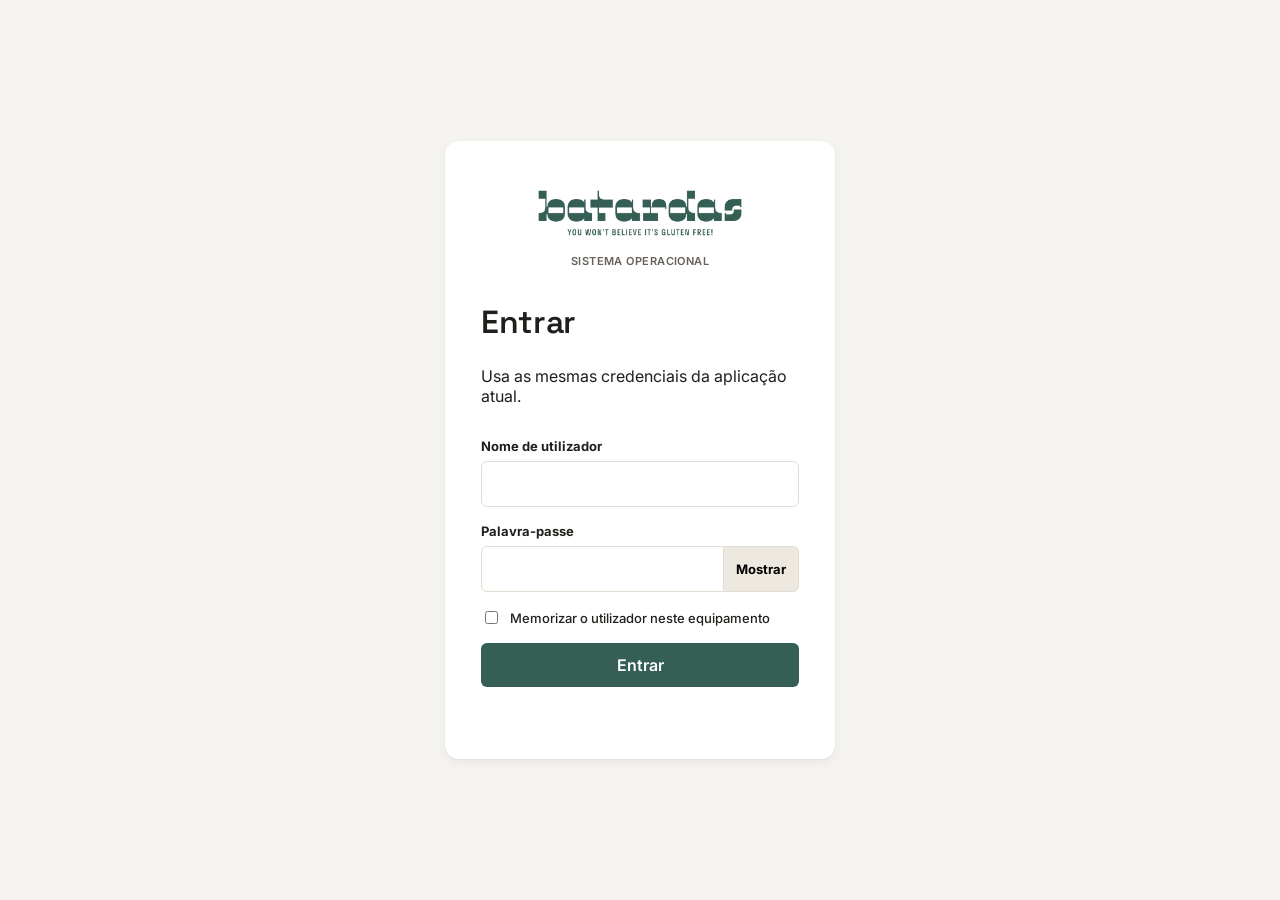
<file: a51/index.html>
<!doctype html>
<html lang="pt-PT">
  <head>
    <meta charset="UTF-8" />
    <meta name="viewport" content="width=device-width, initial-scale=1.0" />
    <meta name="color-scheme" content="light" />
    <title>Batardas — Sistema Operacional</title>
    <script type="module" crossorigin src="./assets/index-6sERFIVu.js"></script>
    <link rel="stylesheet" crossorigin href="./assets/index-BwZ4qW1s.css">
  </head>
  <body>
    <div id="app" aria-live="polite"></div>
  </body>
</html>
</file>
<file: a51/assets/index-BwZ4qW1s.css>
@import"https://fonts.googleapis.com/css2?family=Space+Grotesk:wght@500;600;700&family=Inter:wght@400;500;600&family=IBM+Plex+Mono:wght@500;600&display=swap";:root{font-family:Inter,-apple-system,Segoe UI,Roboto,sans-serif;color:#201f1c;background:#f4f3ef;font-synthesis:none;--bg: #f4f3ef;--surface: #ffffff;--surface-recuado: #ede9e0;--ink: #201f1c;--ink-suave: #66625a;--accent: #355e54;--accent-forte: #223f38;--accent-suave: #e7efec;--line: #e2ddd1;--danger: #bc202e;--radius: 10px;--radius-small: 6px;--shadow: 0 1px 2px rgba(32,31,28,.06), 0 4px 12px rgba(32,31,28,.04)}*{box-sizing:border-box}body{margin:0;min-width:320px;min-height:100vh;background:var(--bg);color:var(--ink)}h1,h2{font-family:Space Grotesk,Inter,sans-serif;font-weight:600;letter-spacing:-.01em}button,input{font:inherit}button,a{-webkit-tap-highlight-color:transparent}.app-shell{min-height:100vh;display:grid;grid-template-columns:220px 1fr}.sidebar{background:var(--surface);color:var(--ink);border-right:1px solid var(--line);padding:20px 0;display:flex;flex-direction:column}.brand{padding:0 20px 18px;border-bottom:1px solid var(--line)}.brand img{display:block;width:160px;height:54px;object-fit:contain;object-position:left center}.brand span{display:block;margin-top:5px;color:var(--ink-suave);font-weight:600;letter-spacing:.04em;font-size:11px;text-transform:uppercase}.sidebar nav{display:grid;padding-top:8px}.nav-link,.legacy-link{color:var(--ink-suave);text-decoration:none;padding:12px 20px;min-height:46px;display:flex;align-items:center;border-left:3px solid transparent;font-size:14px}.nav-link:hover{background:var(--surface-recuado);color:var(--ink)}.nav-link.ativo{background:var(--accent-suave);color:var(--accent-forte);border-left-color:var(--accent);font-weight:600}.legacy-link{margin-top:auto;border-top:1px solid var(--line);color:var(--accent-forte);font-size:13px;font-weight:600}.main-column{min-width:0}.environment-bar{padding:6px 24px;font-weight:750;font-size:11px;letter-spacing:.08em}.ambiente-testes{color:#6b4400;background:#fff0bf}.ambiente-producao{color:#fff;background:#8f2f2f}.topbar{height:68px;background:var(--surface);border-bottom:1px solid var(--line);display:flex;align-items:center;gap:16px;padding:0 28px}.icon-button{display:none;min-width:44px;min-height:44px;border:1px solid var(--line);border-radius:10px;background:#fff}.connection{margin-right:auto;color:var(--accent);font-size:13px}.connection:before{content:"";display:inline-block;width:8px;height:8px;border-radius:50%;margin-right:7px;background:currentColor}.connection.offline{color:var(--danger);font-weight:700}.user-block{display:flex;align-items:center;gap:10px;color:var(--ink-suave);font-size:13px}.user-profile-link{display:flex;align-items:center;gap:10px;color:inherit;text-decoration:none;border-radius:10px;padding:4px 7px}.user-profile-link:hover,.user-profile-link:focus-visible,.user-profile-link.ativo{background:var(--accent-suave);outline:none}.user-avatar{width:38px;height:38px;border-radius:50%;overflow:hidden;flex:0 0 auto;display:grid;place-items:center;background:var(--accent-forte);color:#fff;font-weight:700;font-size:12px}.user-avatar img{width:100%;height:100%;object-fit:cover}.user-identity{display:grid;gap:2px;min-width:0}.user-identity strong{color:var(--ink);font-size:13px;white-space:nowrap}.user-identity span{color:var(--ink-suave);font-size:11px;white-space:nowrap}main{padding:28px 28px 72px;max-width:1140px;margin:0 auto}.page-heading{display:flex;justify-content:space-between;align-items:flex-start;margin-bottom:24px}.page-heading h1{margin:4px 0 8px;font-size:clamp(27px,3vw,38px)}.page-heading p{color:var(--muted);max-width:760px;margin:0;line-height:1.5}.eyebrow,.card-label{color:var(--accent);font-weight:700;font-size:12px;letter-spacing:.06em}.card-grid{display:grid;grid-template-columns:repeat(3,minmax(0,1fr));gap:16px;margin-bottom:22px}.card,.panel{background:var(--surface);border-radius:var(--radius);box-shadow:var(--shadow)}.card{padding:22px}.card strong{display:block;font-size:20px;margin:9px 0}.card p,.muted{color:var(--muted)}.panel{padding:24px}.panel h2,.panel h1{margin-top:0}.button{border:0;border-radius:var(--radius-small);min-height:44px;padding:0 18px;font-weight:600;cursor:pointer;text-decoration:none;display:inline-flex;align-items:center;justify-content:center}.button.primary{background:var(--accent);color:#fff}.button.primary:hover{background:var(--accent-forte)}.button.secondary{background:transparent;color:var(--ink);border:1px solid var(--line)}.button.secondary:hover{background:var(--surface-recuado)}.button.compact{min-height:38px;padding-inline:12px;font-size:12px}.button.inline{margin-top:10px}.button:disabled{opacity:.58;cursor:wait}.toolbar{display:flex;align-items:flex-end;justify-content:space-between;gap:18px;margin-bottom:18px}label{display:grid;gap:7px;font-size:13px;font-weight:700}input{min-height:46px;padding:0 13px;border:1px solid var(--line);border-radius:var(--radius-small);background:#fff;color:var(--ink)}textarea{min-height:110px;resize:vertical;padding:12px 13px;border:1px solid var(--line);border-radius:var(--radius-small);font:inherit}input:focus{outline:none;border-color:var(--accent);box-shadow:0 0 0 3px var(--accent-suave)}.password-field{display:flex;align-items:stretch}.password-field input{flex:1;min-width:0;border-radius:var(--radius-small) 0 0 var(--radius-small)}.password-toggle{border:1px solid var(--line);border-left:0;border-radius:0 var(--radius-small) var(--radius-small) 0;background:var(--surface-recuado);padding:0 12px;font-weight:700;cursor:pointer}.remember-access{display:flex;grid-template-columns:auto 1fr;align-items:center;gap:9px;font-weight:500}.remember-access input{min-height:auto}.search-label{width:min(430px,100%)}.table-wrap{overflow-x:auto}table{width:100%;border-collapse:collapse}th,td{padding:13px 12px;border-bottom:1px solid var(--line);text-align:left;white-space:nowrap}th{color:var(--muted);background:var(--surface-recuado);font-size:12px;text-transform:uppercase;letter-spacing:.05em}.mono{font-family:ui-monospace,SFMono-Regular,Menlo,monospace}.status{background:var(--accent-suave);color:var(--accent-forte);border-radius:999px;padding:5px 9px;font-size:12px}.empty{text-align:center;color:var(--muted);padding:32px}.login-page,.fatal{min-height:100vh;display:grid;place-items:center;padding:24px}.login-card,.fatal{width:min(390px,100%);background:#fff;border-radius:14px;padding:36px;box-shadow:var(--shadow)}.login-card{display:grid;gap:16px}.login-card h1{margin:8px 0 -8px}.login-brand{padding:0 0 10px;border:0}.login-brand img{width:210px;height:72px;margin:0 auto;object-position:center}.login-brand span{text-align:center}.error{color:var(--danger);min-height:20px;margin:0}.lock-overlay{position:fixed;z-index:100;inset:0;display:grid;place-items:center;padding:24px;background:#223f38e0;-webkit-backdrop-filter:blur(8px);backdrop-filter:blur(8px)}.lock-card{width:min(430px,100%);background:var(--surface);border-radius:14px;padding:30px;box-shadow:0 20px 60px #0000004d;display:grid;gap:16px}.lock-card h1{margin:0}.lock-card p{margin:0;line-height:1.45}.lock-user{display:flex;align-items:center;gap:12px;padding-bottom:14px;border-bottom:1px solid var(--line)}.lock-avatar{width:48px;height:48px;border-radius:50%;overflow:hidden;display:grid;place-items:center;background:var(--accent-forte);color:#fff;font-weight:700}.lock-avatar img{width:100%;height:100%;object-fit:cover}.lock-actions{display:flex;gap:10px;flex-wrap:wrap}.lock-actions .button.primary{flex:1}@media(max-width:900px){.app-shell{grid-template-columns:1fr}.sidebar{position:fixed;z-index:20;inset:0 auto 0 0;width:min(310px,85vw);transform:translate(-102%);transition:transform .2s ease;box-shadow:var(--shadow)}.menu-aberto .sidebar{transform:translate(0)}.menu-aberto:after{content:"";position:fixed;z-index:10;inset:0;background:#08121b6b}.icon-button{display:inline-flex;align-items:center;justify-content:center}.card-grid{grid-template-columns:1fr}main{padding:24px 18px}.topbar{padding:0 18px}}@media(max-width:560px){.user-identity{display:none}.toolbar{align-items:stretch;flex-direction:column}.environment-bar{padding-inline:18px}.button.compact{min-width:44px;padding:0;font-size:0}.topbar .button.compact:after{content:"🔒";font-size:17px}.user-admin-card .button.compact{min-width:unset;padding:0 12px;font-size:12px}}@media(pointer:coarse){.nav-link,.legacy-link,.button,input{min-height:48px}}.users-admin-grid{display:grid;gap:16px}.user-admin-card{background:var(--surface);border-radius:var(--radius);box-shadow:var(--shadow)}.user-admin-card header{display:flex;justify-content:space-between;gap:16px;align-items:flex-start}.user-admin-card header div{display:grid;gap:4px}.user-admin-card header span{color:var(--muted);font-size:12px}.user-row{width:100%;border:0;background:#fff;padding:15px 18px;display:flex;justify-content:space-between;align-items:center;text-align:left;cursor:pointer;border-radius:var(--radius)}.user-row>div{display:grid;gap:4px}.user-drawer-body{display:none}.user-admin-card.aberto{position:fixed;z-index:131;top:0;right:0;bottom:0;width:min(620px,94vw);border-radius:0;overflow:auto;padding:24px}.user-admin-card.aberto .user-row{display:none}.user-admin-card.aberto .user-drawer-body{display:grid;gap:16px}.drawer-heading{display:flex;justify-content:space-between;align-items:flex-start;border-bottom:1px solid var(--line);padding-bottom:16px}.drawer-heading h2,.drawer-heading p{margin:3px 0}.drawer-close{display:inline-flex;align-items:center;justify-content:center;font-size:24px}.drawer-shade{position:fixed;z-index:130;inset:0;background:#18221f8c}.compact-filters{display:grid;grid-template-columns:2fr 1fr 1fr;gap:12px;margin-bottom:16px}.compact-filters select,.user-admin-card select,.admin-form select{min-height:46px;border:1px solid var(--line);border-radius:var(--radius-small);padding:0 12px;background:#fff}.status-pill{border-radius:999px;padding:6px 10px;font-weight:700;text-transform:uppercase;font-size:10px!important}.status-ativo{background:#e5f3ec;color:#245e4b!important}.status-bloqueado{background:#fff0cc;color:#7c5700!important}.status-desativado{background:#f8dddd;color:#8b2929!important}.checks-grid{display:grid;grid-template-columns:repeat(auto-fit,minmax(220px,1fr));gap:8px;padding-top:12px}.check-item{display:flex;align-items:flex-start;gap:9px;padding:9px;border:1px solid var(--line);border-radius:8px}.check-item input{min-height:auto;margin-top:3px}.check-item span{display:grid;gap:2px}.check-item small{color:var(--muted);font-weight:400}.actions-row{display:flex;flex-wrap:wrap;gap:9px}.button.danger{background:#8b2929;color:#fff}.feedback{min-height:22px;margin-bottom:14px;color:var(--accent);font-weight:700}.feedback.erro{color:var(--danger)}.app-toast{position:fixed;z-index:140;top:88px;right:24px;width:min(390px,calc(100vw - 32px));display:flex;align-items:flex-start;gap:14px;padding:15px 16px;background:var(--accent-forte);color:#fff;border-radius:10px;box-shadow:0 16px 40px #0000003d;transform:translateY(-12px);opacity:0;transition:.18s ease}.app-toast.visivel{transform:translateY(0);opacity:1}.app-toast.erro{background:#8b2929}.app-toast span{flex:1;line-height:1.45;font-weight:600}.app-toast button{border:0;background:transparent;color:inherit;font-size:24px;line-height:1;cursor:pointer;padding:0 2px}.admin-form{display:grid;grid-template-columns:repeat(2,minmax(0,1fr));gap:16px}.admin-form fieldset{grid-column:1/-1;border:1px solid var(--line);border-radius:var(--radius-small)}@media(max-width:700px){.admin-form{grid-template-columns:1fr}.page-heading{gap:16px;flex-direction:column}}.priority-grid{display:grid;grid-template-columns:repeat(3,minmax(0,1fr));gap:12px;margin:16px 0}.priority-item{border:1px solid var(--line);border-radius:8px;padding:16px;font-weight:700}.priority-item span{display:block;margin-top:7px;color:var(--ink-suave);font-size:12px;font-weight:400}.profile-panel{display:grid;gap:22px}.profile-summary{display:flex;align-items:center;gap:16px}.profile-summary>div:last-child{display:grid;gap:4px}.profile-summary span{color:var(--ink-suave)}.profile-photo-large{width:76px;height:76px;border-radius:50%;display:grid;place-items:center;overflow:hidden;background:var(--accent-forte);color:#fff;font-weight:700;font-size:22px}.profile-photo-large img{width:100%;height:100%;object-fit:cover}.photo-upload{color:var(--accent);cursor:pointer;margin-top:8px;display:inline-flex}.photo-upload input{position:absolute;width:1px;height:1px;opacity:0;pointer-events:none}.organization-editor{border-top:1px solid var(--line);padding-top:12px}.organization-fields{display:grid;grid-template-columns:repeat(3,minmax(0,1fr));gap:12px;margin:14px 0}.modal-backdrop{position:fixed;z-index:120;inset:0;background:#223f38d1;display:grid;place-items:center;padding:20px}.modal-backdrop[hidden]{display:none}.modal-card{width:min(480px,100%);background:#fff;border-radius:var(--radius);padding:28px;box-shadow:0 20px 60px #0000004d}.temporary-password{display:block;margin:18px 0;padding:15px;border:1px dashed var(--accent);border-radius:8px;font-family:IBM Plex Mono,monospace;font-size:19px;overflow-wrap:anywhere;-webkit-user-select:all;user-select:all}.organization-dashboard{display:grid;grid-template-columns:minmax(0,1.6fr) minmax(300px,.8fr);gap:18px;align-items:start}.org-chart,.organization-side{display:grid;gap:16px}.team-card{background:#fff;border-radius:var(--radius);box-shadow:var(--shadow);padding:0 20px}.team-card summary{min-height:68px;display:flex;align-items:center;justify-content:space-between;gap:16px;cursor:pointer}.team-card summary span{display:grid;gap:4px}.team-card summary b{color:var(--ink-suave);font-size:13px}.team-card[open] .team-members{padding:0 0 18px}.section-tabs{display:flex;gap:8px;overflow:auto;margin-bottom:18px;border-bottom:1px solid var(--line)}.section-tabs button{border:0;background:transparent;padding:12px 16px;white-space:nowrap;color:var(--ink-suave);font-weight:700;cursor:pointer;border-bottom:3px solid transparent}.section-tabs button.ativo{color:var(--accent-forte);border-bottom-color:var(--accent)}.team-members{display:grid;grid-template-columns:repeat(auto-fit,minmax(210px,1fr));gap:10px}.team-member,.birthday-list>div,.substitution-list>div{display:grid;gap:4px;padding:12px;border:1px solid var(--line);border-radius:8px}.team-member span,.birthday-list span,.substitution-list span,.team-member small,.substitution-list small{color:var(--ink-suave)}.birthday-list,.substitution-list,.stack-form{display:grid;gap:10px}.date-pair{display:grid;grid-template-columns:1fr 1fr;gap:10px}.stack-form select{min-height:46px;border:1px solid var(--line);border-radius:var(--radius-small);padding:0 12px;background:#fff}@media(max-width:700px){.priority-grid{grid-template-columns:1fr}}@media(max-width:560px){.app-toast{top:76px;right:16px}}@media(max-width:900px){.organization-dashboard,.organization-fields{grid-template-columns:1fr}}@media(max-width:700px){.compact-filters{grid-template-columns:1fr}}.birthday-overlay{position:fixed;z-index:160;inset:0;display:grid;place-items:center;padding:20px;background:#223f38e6;overflow:hidden}.birthday-card{position:relative;z-index:2;width:min(520px,100%);background:#fff;border-radius:16px;padding:34px;text-align:center;box-shadow:0 24px 70px #0000004d}.birthday-card h1{font-size:clamp(28px,5vw,44px);margin:10px 0}.birthday-avatar{width:90px;height:90px;margin:0 auto 16px;border-radius:50%;overflow:hidden;display:grid;place-items:center;background:var(--accent-suave);font-size:44px}.birthday-avatar img{width:100%;height:100%;object-fit:cover}.birthday-options{display:grid;gap:16px;margin-top:24px}.birthday-options label{display:flex;justify-content:center;align-items:center;gap:8px}.birthday-options input{min-height:auto}.confetti i{position:absolute;z-index:3;top:50%;left:50%;width:11px;height:18px;border-radius:2px;animation:confetti-burst 2.8s var(--d) cubic-bezier(.2,.7,.25,1) both;transform:rotate(var(--r))}.confetti .cor-0{background:#ff6a3d}.confetti .cor-1{background:#f4c542}.confetti .cor-2{background:#43a47b}.confetti .cor-3{background:#5b78d1}.confetti .cor-4{background:#d65ca4}.confetti .cor-5{background:#fff}@keyframes confetti-burst{0%{opacity:0;transform:translate(0) rotate(0)}10%{opacity:1}to{opacity:0;transform:translate(var(--x),var(--y)) rotate(900deg)}}@media(prefers-reduced-motion:reduce){.confetti{display:none}}.audit-filters{display:grid;grid-template-columns:1.4fr 1.4fr 1fr 1fr auto;gap:12px;align-items:end;margin-bottom:16px}.audit-filters select{min-height:46px;border:1px solid var(--line);border-radius:var(--radius-small);padding:0 12px;background:#fff}.audit-summary,.audit-pagination{display:flex;justify-content:space-between;align-items:center;gap:12px;margin-bottom:14px;color:var(--ink-suave)}.audit-pagination{justify-content:center;margin:18px 0 0}.audit-type{display:inline-block;max-width:240px;white-space:normal;font-weight:700;color:var(--accent-forte)}td details summary{cursor:pointer;color:var(--accent);font-weight:700}td details pre{max-width:440px;white-space:pre-wrap;overflow-wrap:anywhere;padding:10px;background:var(--surface-recuado);border-radius:6px;font-size:11px}.audit-change-summary{width:min(520px,80vw);margin-top:10px}.audit-change-summary p{margin:0 0 8px}.audit-change-summary table{width:100%;font-size:12px}.audit-change-summary th,.audit-change-summary td{padding:8px;text-align:left;border-bottom:1px solid var(--line);white-space:normal}.audit-change-summary thead th{color:var(--ink-suave)}.audit-confirmation{width:min(430px,80vw);margin:10px 0 0;padding:12px;border-radius:8px;background:#e5f3ec;color:#245e4b;font-weight:700}.audit-panel{padding-bottom:16px}.audit-table{table-layout:fixed}.audit-table th,.audit-table td{padding:10px 9px;overflow:hidden;text-overflow:ellipsis}.audit-table th:nth-child(1){width:170px}.audit-table th:nth-child(2){width:29%}.audit-table th:nth-child(5){width:72px}.audit-table .audit-type{max-width:none;overflow:hidden;text-overflow:ellipsis;white-space:nowrap}.audit-detail-button.button.compact{min-width:52px;padding:0 11px;font-size:12px}.audit-drawer{position:fixed;z-index:131;top:0;right:0;bottom:0;width:min(620px,96vw);overflow:auto;padding:24px;background:var(--surface);box-shadow:-16px 0 48px #0000002e}.audit-drawer[hidden]{display:none}.config-explainer{margin-bottom:18px;padding:16px 18px;border-left:4px solid var(--accent);border-radius:0 var(--radius-small) var(--radius-small) 0;background:var(--accent-suave)}.master-subgrid[hidden]{display:none}.config-explainer strong{color:var(--accent-forte)}.config-explainer p,.subheading p{margin:5px 0 0;color:var(--ink-suave)}.calendar-week{display:grid;gap:10px;margin-bottom:30px}.calendar-day-row{display:grid;grid-template-columns:minmax(190px,1.3fr) repeat(3,minmax(120px,.7fr)) auto;align-items:end;gap:12px;padding:14px;background:var(--surface);border:1px solid var(--line);border-radius:var(--radius-small)}.calendar-day-name{display:grid;gap:8px;align-self:center}.switch-line{display:flex;align-items:center;gap:8px;font-weight:500;color:var(--ink-suave)}.switch-line input{min-height:auto}.subheading{margin-top:26px}.compact-record-list{display:grid;gap:10px}.compact-record{display:flex;align-items:center;justify-content:space-between;gap:16px;padding:15px 17px;background:var(--surface);border:1px solid var(--line);border-radius:var(--radius-small)}.compact-record>div{display:grid;grid-template-columns:auto 1fr;align-items:center;gap:7px 10px}.compact-record p{grid-column:1/-1;margin:0;color:var(--ink-suave)}.capacity-metrics{display:grid;grid-template-columns:repeat(auto-fit,minmax(120px,1fr));gap:9px;margin-top:14px}.capacity-metrics span{padding:11px;background:var(--surface-recuado);border-radius:8px;color:var(--ink-suave);font-size:12px}.capacity-metrics b{display:block;color:var(--ink);font-size:16px;margin-bottom:3px}@media(max-width:900px){.calendar-day-row{grid-template-columns:1fr 1fr}.calendar-day-name{grid-column:1/-1}}@media(max-width:560px){.calendar-day-row{grid-template-columns:1fr}.calendar-day-name{grid-column:auto}.compact-record{align-items:stretch;flex-direction:column}}.audit-drawer-content{display:grid;gap:14px;padding-top:20px}.audit-detail-grid{display:grid;gap:0;border:1px solid var(--line);border-radius:10px;overflow:hidden}.audit-detail-row{display:grid;grid-template-columns:minmax(140px,.8fr) minmax(0,1.2fr);gap:14px;padding:11px 13px;border-bottom:1px solid var(--line)}.audit-detail-row:last-child{border-bottom:0}.audit-detail-row span{color:var(--ink-suave)}.audit-detail-row strong{overflow-wrap:anywhere}.audit-technical{margin-top:10px}.audit-technical summary{cursor:pointer;color:var(--ink-suave);font-size:12px}.audit-technical pre{max-height:280px;overflow:auto;white-space:pre-wrap;overflow-wrap:anywhere;padding:12px;background:var(--surface-recuado);border-radius:8px;font-size:11px}@media(max-width:760px){.audit-table th:nth-child(3),.audit-table td:nth-child(3),.audit-table th:nth-child(4),.audit-table td:nth-child(4){display:none}.audit-table th:nth-child(1){width:138px}.audit-detail-row{grid-template-columns:1fr;gap:4px}}.order-metrics{display:grid;grid-template-columns:repeat(3,minmax(0,1fr));gap:14px;margin-bottom:18px}.order-metrics>div{padding:18px 20px;background:var(--surface);border-radius:var(--radius);box-shadow:var(--shadow)}.order-metrics span{display:block;color:var(--ink-suave);font-size:12px;font-weight:700;text-transform:uppercase;letter-spacing:.04em}.order-metrics strong{display:block;margin-top:7px;font-family:Space Grotesk,sans-serif;font-size:27px}.order-toolbar{display:flex;align-items:end;justify-content:space-between;gap:18px}.order-toolbar .section-tabs{margin-bottom:0}.order-list{display:grid;gap:12px;margin-top:18px}.order-card{padding:17px 18px;border:1px solid var(--line);border-radius:var(--radius-small);background:#fff}.order-card>header,.order-card>footer{display:flex;align-items:flex-start;justify-content:space-between;gap:14px}.order-card>header>div{display:grid;gap:4px}.order-card>header span,.order-card>footer{color:var(--ink-suave);font-size:12px}.order-card>footer{align-items:center;margin-top:13px;padding-top:12px;border-top:1px solid var(--line)}.order-card>footer>div{display:flex;gap:8px}.order-lines{display:grid;gap:8px;margin-top:13px}.order-line{display:grid;grid-template-columns:minmax(180px,1fr) auto;gap:3px 16px;padding:10px 12px;background:var(--surface-recuado);border-radius:7px}.order-line small{grid-column:1/-1;color:var(--ink-suave)}.order-status{flex:0 0 auto;border-radius:999px;padding:6px 10px;background:var(--accent-suave);color:var(--accent-forte)!important;font-size:11px!important;font-weight:700}.order-cancelada{background:#f8dddd;color:#8b2929!important}.order-carregada{background:#e5f3ec;color:#245e4b!important}.order-drawer{position:fixed;z-index:131;top:0;right:0;bottom:0;width:min(760px,97vw);overflow:auto;padding:24px;background:var(--surface);box-shadow:-16px 0 48px #0000002e}.order-drawer[hidden]{display:none}.order-form-grid{display:grid;grid-template-columns:repeat(2,minmax(0,1fr));gap:13px}.order-form select,.order-line-form select{min-height:46px;border:1px solid var(--line);border-radius:var(--radius-small);padding:0 12px;background:#fff}.order-form fieldset{border:1px solid var(--line);border-radius:var(--radius-small);padding:15px}.order-form legend{padding:0 7px;font-weight:700}.order-line-form{display:grid;grid-template-columns:2fr .75fr .75fr 1.3fr;gap:10px;align-items:end}.order-line-form .button{grid-column:1/-1}.draft-lines{display:grid;gap:8px;margin-top:13px}.draft-lines>div{display:flex;justify-content:space-between;align-items:center;gap:12px;padding:10px 12px;border-radius:7px;background:var(--surface-recuado)}.draft-lines span{display:grid;gap:3px}.draft-lines small{color:var(--ink-suave)}.order-detail-content{padding-top:20px}.order-detail-grid{display:grid;grid-template-columns:150px 1fr;margin:0;border:1px solid var(--line);border-radius:8px;overflow:hidden}.order-detail-grid dt,.order-detail-grid dd{margin:0;padding:10px 12px;border-bottom:1px solid var(--line)}.order-detail-grid dt{color:var(--ink-suave);background:var(--surface-recuado);font-weight:700}@media(max-width:760px){.order-metrics{grid-template-columns:1fr 1fr 1fr}.order-toolbar{align-items:stretch;flex-direction:column}.order-toolbar .search-label{width:100%}.order-line-form{grid-template-columns:1fr 1fr}}@media(max-width:560px){.order-metrics,.order-form-grid,.order-line-form{grid-template-columns:1fr}.order-card>header,.order-card>footer{align-items:stretch;flex-direction:column}.order-detail-grid{grid-template-columns:1fr}.order-detail-grid dt{border-bottom:0;padding-bottom:2px}}.production-metrics{display:grid;grid-template-columns:repeat(3,minmax(0,1fr));gap:14px;margin-bottom:18px}.production-metrics>div{padding:18px 20px;background:var(--surface);border-radius:var(--radius);box-shadow:var(--shadow)}.production-metrics span{display:block;color:var(--ink-suave);font-size:12px;font-weight:700;text-transform:uppercase}.production-metrics strong{display:block;margin-top:7px;font-family:Space Grotesk,sans-serif;font-size:27px}.production-week{margin-bottom:18px}.production-week-nav{display:flex;justify-content:space-between;align-items:center;gap:12px;margin-bottom:14px}.week-days{display:grid;grid-template-columns:repeat(7,minmax(0,1fr));gap:8px}.week-day{min-height:92px;padding:10px 8px;border:1px solid var(--line);border-radius:9px;background:#fff;color:var(--ink);cursor:pointer}.week-day span,.week-day small{display:block;color:var(--ink-suave);font-size:11px;text-transform:capitalize}.week-day strong{display:block;margin:3px 0;font-size:23px}.week-day.ativo{border-color:var(--accent-forte);background:var(--accent-suave);box-shadow:inset 0 0 0 1px var(--accent-forte)}.production-layout{display:grid;grid-template-columns:minmax(0,2.25fr) minmax(260px,.75fr);gap:18px;align-items:start}.production-layout>.panel{min-width:0}.production-list,.material-list{display:grid;gap:11px}.production-card,.production-need{padding:15px;border:1px solid var(--line);border-radius:10px;background:#fff}.production-card>header,.production-need{display:flex;align-items:flex-start;justify-content:space-between;gap:14px}.production-card>header>div,.production-need>div:first-child{display:grid;gap:4px}.production-card header span,.production-need span,.production-need small{color:var(--ink-suave);font-size:12px}.production-status{display:inline-flex;width:max-content;padding:5px 9px;border-radius:999px;background:var(--surface-recuado);color:var(--accent-forte)!important;font-weight:700}.state-em_producao{background:#fff0bd;color:#755200!important}.state-concluido{background:#e5f3ec;color:#245e4b!important}.production-flags{display:flex;flex-wrap:wrap;gap:7px;margin:11px 0}.production-flags span{padding:6px 8px;border-radius:7px;background:var(--surface-recuado);color:var(--ink-suave);font-size:11px}.production-card details{margin:9px 0;color:var(--ink-suave)}.production-card details summary{cursor:pointer;font-weight:700}.production-card li{margin:5px 0}.production-card footer{display:flex;flex-wrap:wrap;justify-content:flex-end;align-items:center;gap:8px;margin-top:11px;padding-top:11px;border-top:1px solid var(--line);color:var(--ink-suave);font-size:12px}.need-action{display:flex!important;flex-direction:row!important;flex-wrap:wrap;justify-content:flex-end;align-items:end;gap:7px!important}.need-action label{display:grid;gap:4px;color:var(--ink-suave);font-size:11px}.need-action input{min-height:36px;padding:6px}.capacity-summary{position:sticky;top:108px}.capacity-summary h2{margin:5px 0 15px}.capacity-values{display:grid;grid-template-columns:1fr 1fr;gap:8px;margin-top:12px}.capacity-values span{padding:10px;background:var(--surface-recuado);border-radius:8px;color:var(--ink-suave);font-size:11px}.capacity-values b{display:block;margin-bottom:3px;color:var(--ink);font-size:17px}.shortage-text b{color:var(--danger,#9e2f2f)}.material-row{display:grid;grid-template-columns:minmax(180px,1.6fr) repeat(3,minmax(100px,.6fr));gap:8px;align-items:center;padding:11px;border:1px solid var(--line);border-radius:9px}.material-row span{color:var(--ink-suave);font-size:11px}.material-row b{display:block;color:var(--ink);font-size:15px}.material-row.shortage{border-left:4px solid var(--danger,#9e2f2f)}.production-finish{width:min(820px,94vw);max-height:92vh;overflow:auto}.production-finish fieldset{border:1px solid var(--line);border-radius:9px;padding:13px}.consumption-list{display:grid;gap:8px;margin-top:10px}.consumption-row{display:grid!important;grid-template-columns:auto minmax(180px,1fr) 140px;gap:10px!important;align-items:center;padding:10px;background:var(--surface-recuado);border-radius:8px}.consumption-row>input:first-child{min-height:auto}.consumption-row span{display:grid}.consumption-row small{color:var(--ink-suave)}@media(max-width:980px){.production-layout{grid-template-columns:1fr}.capacity-summary{position:static}.week-days{overflow-x:auto;grid-template-columns:repeat(7,minmax(105px,1fr))}}@media(max-width:650px){.production-metrics{grid-template-columns:1fr 1fr 1fr}.production-week-nav{flex-wrap:wrap}.production-card>header,.production-need{flex-direction:column}.need-action{justify-content:flex-start}.material-row{grid-template-columns:1fr 1fr}.consumption-row{grid-template-columns:auto 1fr}.consumption-row>input:last-child{grid-column:1/-1}}@media(max-width:480px){.production-metrics{grid-template-columns:1fr}}@media(max-width:900px){.audit-filters{grid-template-columns:1fr 1fr}}@media(max-width:560px){.audit-filters{grid-template-columns:1fr}}.article-drawer{position:fixed;z-index:131;top:0;right:0;bottom:0;width:min(720px,96vw);overflow:auto;padding:24px;background:var(--surface);box-shadow:-16px 0 48px #0000002e}.article-drawer[hidden]{display:none}.article-drawer .stack-form{padding:20px 0;border-bottom:1px solid var(--line)}.article-fields{display:grid;grid-template-columns:repeat(2,minmax(0,1fr));gap:14px}.article-fields label,.conversion-form label{display:grid;gap:7px;font-weight:700}.article-fields select,.conversion-form select{min-height:46px;border:1px solid var(--line);border-radius:var(--radius-small);padding:0 12px;background:#fff}.check-line{display:flex;flex-wrap:wrap;gap:12px 24px;padding:4px 0}.check-line label{display:flex;align-items:center;gap:8px;font-weight:700}.check-line input{min-height:auto}.drawer-section{display:grid;gap:14px;padding-top:20px}.drawer-section h3{margin:0}#conversion-list{display:grid;gap:6px}#conversion-list p{margin:0;padding:10px 12px;background:var(--surface-recuado);border-radius:8px}.conversion-form{display:grid;grid-template-columns:1fr 1fr 1fr auto;gap:12px;align-items:end}.edit-article.button.compact{min-width:unset;padding:0 12px;font-size:12px}@media(max-width:760px){.article-fields,.conversion-form{grid-template-columns:1fr}}.master-tabs{margin-top:-4px}.master-search{display:grid;gap:6px;max-width:520px;margin:0 0 20px;font-weight:700}.subsection-title{margin:32px 0 16px}.commercial-card .master-summary,.commercial-link .master-summary{grid-template-columns:repeat(auto-fit,minmax(150px,1fr))}.master-actions{display:flex;justify-content:space-between;align-items:center;gap:12px;margin-bottom:14px}.master-actions h3{margin:0}.master-grid{display:grid;grid-template-columns:repeat(auto-fit,minmax(360px,1fr));gap:14px}.master-card{display:grid;gap:14px;padding:18px;background:var(--surface);border-radius:var(--radius);box-shadow:var(--shadow)}.master-card.inactive{opacity:.72}.master-card header{display:flex;justify-content:space-between;gap:14px;align-items:flex-start}.master-card h3,.master-card p{margin:5px 0 0}.master-summary{display:grid;grid-template-columns:repeat(2,minmax(0,1fr));gap:10px}.master-summary span{display:grid;gap:4px;padding:10px;background:var(--surface-recuado);border-radius:8px;overflow-wrap:anywhere}.master-summary b{color:var(--ink-suave);font-size:11px;text-transform:uppercase}.master-drawer{position:fixed;z-index:131;top:0;right:0;bottom:0;width:min(760px,97vw);overflow:auto;padding:24px;background:var(--surface);box-shadow:-16px 0 48px #0000002e}.master-drawer[hidden]{display:none}.master-form{display:grid;grid-template-columns:repeat(2,minmax(0,1fr));gap:14px;padding-top:20px}.master-form>label{display:grid;gap:7px;font-weight:700}.master-form select{min-height:46px;border:1px solid var(--line);border-radius:var(--radius-small);padding:0 12px;background:#fff}.master-form textarea{min-height:90px}.master-form .full-field,.master-form>.drawer-section,.master-form>.master-subgrid,.master-form>.button{grid-column:1/-1}.master-subgrid{display:grid;grid-template-columns:1fr 1fr;gap:14px}.master-subgrid label{display:grid;gap:7px;font-weight:700}#format-items{display:grid;gap:10px}.format-item-row{display:grid;grid-template-columns:minmax(200px,2fr) minmax(120px,1fr) minmax(180px,1fr) 46px;gap:10px;align-items:end;padding:12px;border:1px solid var(--line);border-radius:9px}.format-item-row>label{display:grid;gap:6px;font-weight:700}.format-item-row select{min-height:46px;border:1px solid var(--line);border-radius:var(--radius-small);background:#fff}.remove-format-item{display:inline-flex;align-items:center;justify-content:center;align-self:end}@media(max-width:760px){.master-grid,.master-form,.master-subgrid,.master-summary,.format-item-row{grid-template-columns:1fr}}.state-config-card header>div{position:relative;padding-left:18px}.state-color{position:absolute;left:0;top:7px;width:10px;height:10px;border-radius:50%;background:#9aa09e}.state-azul{background:#3778b8}.state-verde{background:#2d8062}.state-amarelo{background:#d6a514}.state-laranja{background:#d46f23}.state-vermelho{background:#a83636}.state-cinzento{background:#777f7c}.state-neutro{background:#9aa09e}#master-motivos>.master-actions>div,#master-estados>.master-actions>div,#master-tolerancias>.master-actions>div{display:grid;gap:3px}#master-motivos>.master-actions p,#master-estados>.master-actions p,#master-tolerancias>.master-actions p{margin:0}.summary-wide{grid-column:1/-1}.route-loading{position:fixed;z-index:110;top:92px;right:24px;padding:10px 14px;border-radius:999px;background:var(--accent-forte);color:#fff;font-weight:700;box-shadow:var(--shadow);animation:route-loading-pulse 1s ease-in-out infinite alternate}@keyframes route-loading-pulse{0%{opacity:.68}to{opacity:1}}@media(max-width:900px){.route-loading{top:76px;right:16px}}.stock-filters{display:grid;grid-template-columns:minmax(240px,2fr) minmax(210px,1fr) auto;gap:12px;align-items:end;margin-bottom:16px;padding:14px;background:var(--surface);border-radius:var(--radius);box-shadow:var(--shadow)}.stock-filters>label:not(.check-item){display:grid;gap:7px;font-weight:700}.stock-filters select{min-height:46px;border:1px solid var(--line);border-radius:var(--radius-small);padding:0 12px;background:#fff}.stock-history{min-height:46px;align-items:center}.stock-levels{display:grid;grid-template-columns:repeat(3,1fr);gap:8px}.stock-levels span{display:grid;gap:4px;padding:12px;border:1px solid var(--line);border-radius:8px;font-size:18px;font-weight:700}.stock-levels b{color:var(--ink-suave);font-size:10px;text-transform:uppercase}.stock-form-levels{display:grid;grid-template-columns:repeat(3,1fr);gap:12px;padding:14px;background:var(--surface-recuado);border-radius:9px}.stock-form-levels label{display:grid;gap:7px;font-weight:700}.form-guidance{margin:0;padding:12px;border-left:4px solid var(--accent);background:var(--accent-suave);color:var(--ink-suave)}@media(max-width:760px){.stock-filters,.stock-form-levels{grid-template-columns:1fr}.stock-levels{grid-template-columns:repeat(3,1fr)}}
</file>
